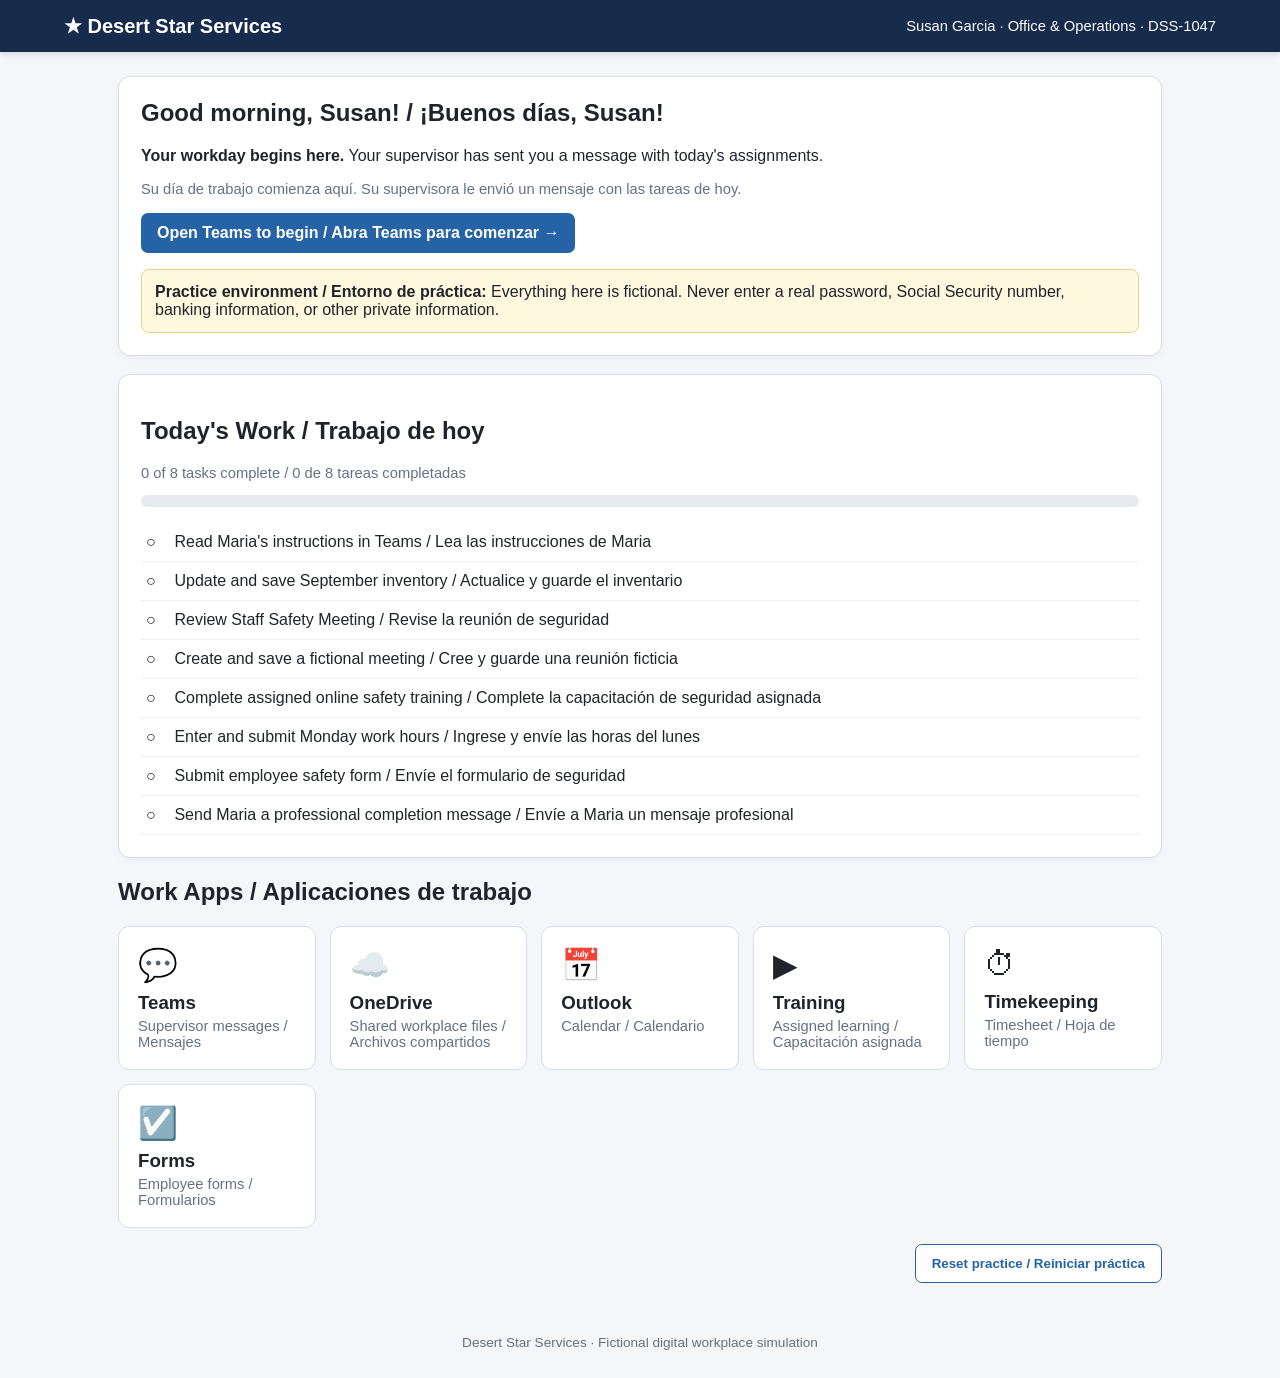
<file: index.html>
<!doctype html><html lang="en"><head><meta charset="utf-8"><meta name="viewport" content="width=device-width"><title>Desert Star Services Workplace</title><link rel="stylesheet" href="style.css"></head><body><header><div class="brand">★ Desert Star Services</div><div class="user">Susan Garcia · Office & Operations · DSS-1047</div></header><main class="wrap"><section class="hero"><h1>Good morning, Susan! / ¡Buenos días, Susan!</h1><p><b>Your workday begins here.</b> Your supervisor has sent you a message with today's assignments.</p><p class="sub">Su día de trabajo comienza aquí. Su supervisora le envió un mensaje con las tareas de hoy.</p><p><a class="btn" href="teams.html">Open Teams to begin / Abra Teams para comenzar →</a></p><div class="notice"><b>Practice environment / Entorno de práctica:</b> Everything here is fictional. Never enter a real password, Social Security number, banking information, or other private information.</div></section><section class="panel"><h2>Today's Work / Trabajo de hoy</h2><p id="pct" class="sub">0 of 8 tasks complete / 0 de 8 tareas completadas</p><div class="progress"><div class="bar" id="bar"></div></div><ul class="tasks"><li id="t1"><span class="check">○</span> Read Maria's instructions in Teams / Lea las instrucciones de Maria</li><li id="t2"><span class="check">○</span> Update and save September inventory / Actualice y guarde el inventario</li><li id="t3"><span class="check">○</span> Review Staff Safety Meeting / Revise la reunión de seguridad</li><li id="t4"><span class="check">○</span> Create and save a fictional meeting / Cree y guarde una reunión ficticia</li><li id="t5"><span class="check">○</span> Complete assigned online safety training / Complete la capacitación de seguridad asignada</li><li id="t6"><span class="check">○</span> Enter and submit Monday work hours / Ingrese y envíe las horas del lunes</li><li id="t7"><span class="check">○</span> Submit employee safety form / Envíe el formulario de seguridad</li><li id="t8"><span class="check">○</span> Send Maria a professional completion message / Envíe a Maria un mensaje profesional</li></ul><div id="finish" class="success"><div class="completion"><h2>✓ Workday Complete / Día de trabajo completado</h2><p>You successfully completed a connected workplace assignment across multiple digital tools.</p><p class="sub">Completó con éxito una tarea laboral usando varias herramientas digitales.</p><div class="skillgrid"><div class="skill">💬 <b>Workplace Communication</b><br><span class="mini">Read and responded to supervisor instructions</span></div><div class="skill">☁️ <b>File Navigation</b><br><span class="mini">Located a shared workplace document</span></div><div class="skill">📄 <b>Document Editing</b><br><span class="mini">Updated and saved accurate information</span></div><div class="skill">📅 <b>Calendar Skills</b><br><span class="mini">Located meeting time and location</span></div><div class="skill">▶ <b>Online Training</b><br><span class="mini">Located, completed, and passed assigned training</span></div><div class="skill">⏱ <b>Digital Timekeeping</b><br><span class="mini">Entered and reviewed employee work hours</span></div><div class="skill">☑️ <b>Online Forms</b><br><span class="mini">Entered, reviewed, and submitted information</span></div></div><p><b>Instructor check:</b> Ask the student to explain where the inventory file was stored and when/where the safety meeting will occur.</p></div></div></section><h2>Work Apps / Aplicaciones de trabajo</h2><div class="apps"><a class="app" href="teams.html"><div class="icon">💬</div><h3>Teams</h3><div class="sub">Supervisor messages / Mensajes</div></a><a class="app" href="onedrive.html"><div class="icon">☁️</div><h3>OneDrive</h3><div class="sub">Shared workplace files / Archivos compartidos</div></a><a class="app" href="outlook.html"><div class="icon">📅</div><h3>Outlook</h3><div class="sub">Calendar / Calendario</div></a><a class="app" href="training.html"><div class="icon">▶</div><h3>Training</h3><div class="sub">Assigned learning / Capacitación asignada</div></a><a class="app" href="timekeeping.html"><div class="icon">⏱</div><h3>Timekeeping</h3><div class="sub">Timesheet / Hoja de tiempo</div></a><a class="app" href="forms.html"><div class="icon">☑️</div><h3>Forms</h3><div class="sub">Employee forms / Formularios</div></a></div><p style="text-align:right"><button class="btn secondary" onclick="resetSim()">Reset practice / Reiniciar práctica</button></p></main><div class="footer">Desert Star Services · Fictional digital workplace simulation</div><script>function status(){let keys=['instructionsDone','wordDone','calendarDone','createdMeetingDone','trainingDone','timekeepingDone','formsDone','teamsDone'];let n=0;keys.forEach((k,i)=>{if(localStorage.getItem(k)==='1'){n++;let el=document.getElementById('t'+(i+1));el.classList.add('done');el.querySelector('.check').textContent='✓'}});document.getElementById('bar').style.width=(n/8*100)+'%';document.getElementById('pct').textContent=n+' of 8 tasks complete / '+n+' de 8 tareas completadas';if(n===8)document.getElementById('finish').style.display='block'}function resetSim(){['instructionsDone','wordDone','calendarDone','createdMeetingDone','createdMeetingTitle','trainingVideoDone','trainingDone','timekeepingDone','formsDone','teamsDone','meetingTime','meetingLocation'].forEach(k=>localStorage.removeItem(k));location.reload()}status()</script></body></html>
</file>
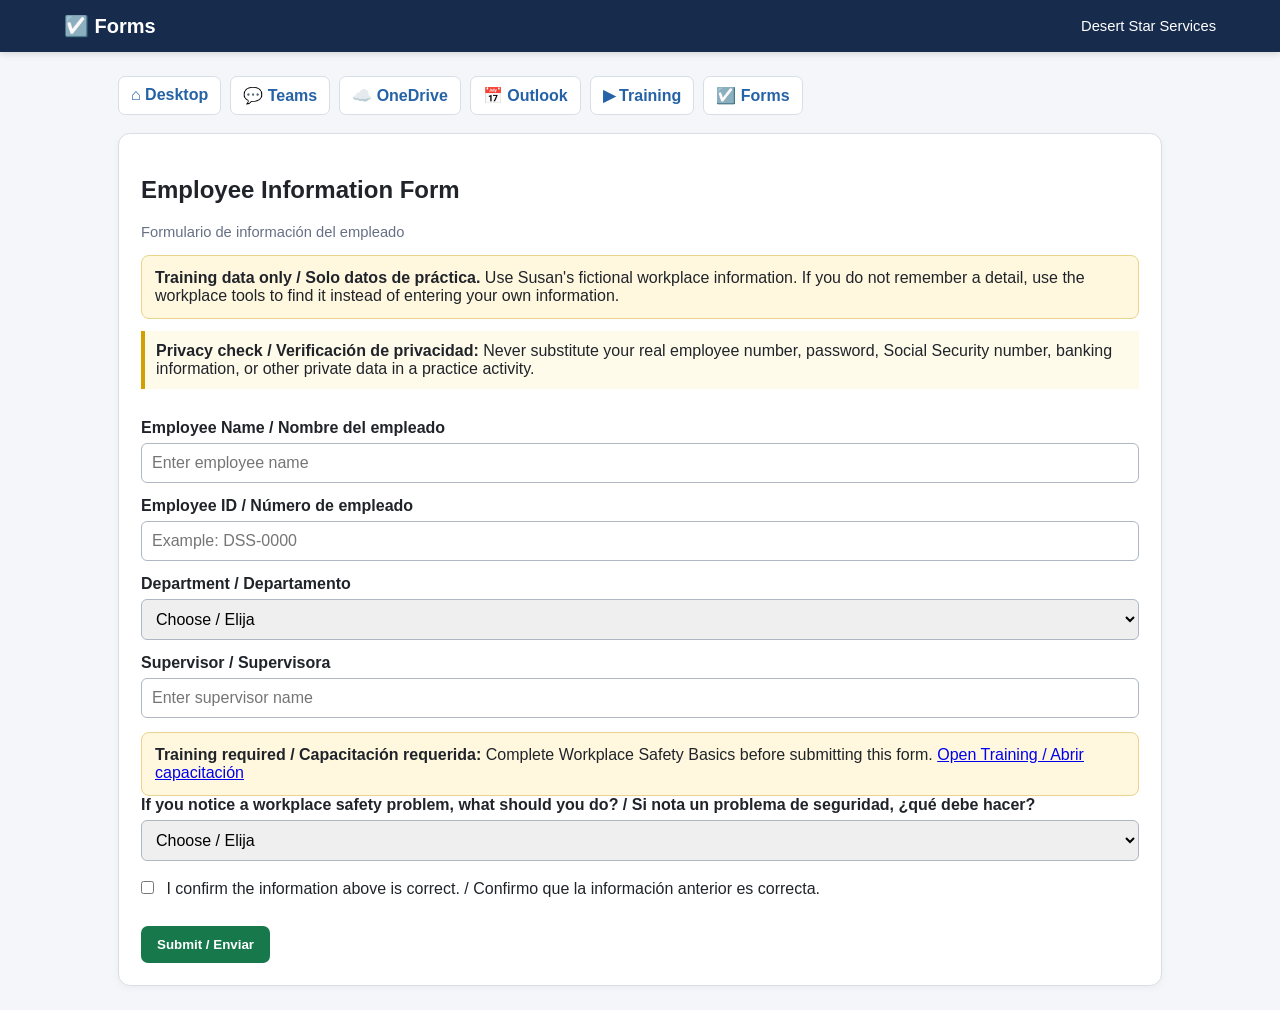
<file: forms.html>
<!doctype html><html><head><meta charset="utf-8"><meta name="viewport" content="width=device-width"><title>Employee Safety Form</title><link rel="stylesheet" href="style.css"></head><body><header><div class="brand">☑️ Forms</div><div class="user">Desert Star Services</div></header><main class="wrap"><nav class="topnav"><a href="index.html">⌂ Desktop</a><a href="teams.html">💬 Teams</a><a href="onedrive.html">☁️ OneDrive</a><a href="outlook.html">📅 Outlook</a><a href="training.html">▶ Training</a><a href="forms.html">☑️ Forms</a></nav><section class="panel"><h1>Employee Information Form</h1><p class="sub">Formulario de información del empleado</p><div class="notice"><b>Training data only / Solo datos de práctica.</b> Use Susan's fictional workplace information. If you do not remember a detail, use the workplace tools to find it instead of entering your own information.</div><div class="hint"><b>Privacy check / Verificación de privacidad:</b> Never substitute your real employee number, password, Social Security number, banking information, or other private data in a practice activity.</div><br><form id="f"><label><b>Employee Name / Nombre del empleado</b></label><input id="name" required placeholder="Enter employee name"><label><b>Employee ID / Número de empleado</b></label><input id="id" required placeholder="Example: DSS-0000"><label><b>Department / Departamento</b></label><select id="dept" required><option value="">Choose / Elija</option><option>Office & Operations</option><option>Transportation</option><option>Maintenance</option><option>Customer Service</option></select><label><b>Supervisor / Supervisora</b></label><input id="sup" required placeholder="Enter supervisor name"><div class="notice" id="trainingCheck">Training status will be checked automatically. / El estado de capacitación se verificará automáticamente.</div><label><b>If you notice a workplace safety problem, what should you do? / Si nota un problema de seguridad, ¿qué debe hacer?</b></label><select id="action" required><option value="">Choose / Elija</option><option value="report">Report it to the appropriate supervisor / Reportarlo al supervisor correspondiente</option><option value="ignore">Ignore it / Ignorarlo</option><option value="social">Post it on social media / Publicarlo en redes sociales</option><option value="wait">Wait for someone else / Esperar a otra persona</option></select><label><input id="confirm" type="checkbox" style="width:auto;margin-right:8px" required> I confirm the information above is correct. / Confirmo que la información anterior es correcta.</label><br><br><button class="btn green" type="submit">Submit / Enviar</button></form><div id="done" class="success">✓ Form submitted successfully. / Formulario enviado correctamente.<br><br><a class="btn" href="teams.html">Final step: Message Maria / Paso final: Enviar mensaje a Maria →</a></div></section></main><script>
document.getElementById('f').onsubmit=function(e){
 e.preventDefault();
 let name=document.getElementById('name').value.trim().toLowerCase().replace(/\s+/g,' ');
 let id=document.getElementById('id').value.trim().toUpperCase().replace(/\s/g,'');
 let dept=document.getElementById('dept').value;
 let sup=document.getElementById('sup').value.trim().toLowerCase().replace(/\s+/g,' ');
 let action=document.getElementById('action').value;
 let errors=[];
 if(name!=='susan garcia') errors.push('Employee name: Susan Garcia / Nombre: Susan Garcia');
 if(!['DSS-1047','DSS1047'].includes(id)) errors.push('Employee ID: DSS-1047 / ID: DSS-1047');
 if(dept!=='Office & Operations') errors.push('Department: Office & Operations / Departamento: Office & Operations');
 if(sup!=='maria lopez') errors.push('Supervisor: Maria Lopez / Supervisora: Maria Lopez');
 if(action!=='report') errors.push('Safety response: Report it to the appropriate supervisor / Seguridad: Reportarlo al supervisor correspondiente');
 if(localStorage.getItem('trainingDone')!=='1'){errors.push('Complete assigned Workplace Safety Basics training first / Complete primero la capacitación asignada');}
 if(errors.length){alert('Please review these answers / Revise estas respuestas:\\n\\n'+errors.join('\\n'));return;}
 document.getElementById('done').style.display='block';
 localStorage.setItem('formsDone','1');
 document.getElementById('done').scrollIntoView({behavior:'smooth',block:'center'});
};
if(localStorage.getItem('trainingDone')==='1'){document.getElementById('trainingCheck').innerHTML='<b>✓ Workplace Safety Basics completed / Capacitación completada</b>';}else{document.getElementById('trainingCheck').innerHTML='<b>Training required / Capacitación requerida:</b> Complete Workplace Safety Basics before submitting this form. <a href="training.html">Open Training / Abrir capacitación</a>';}</script></body></html>
</file>
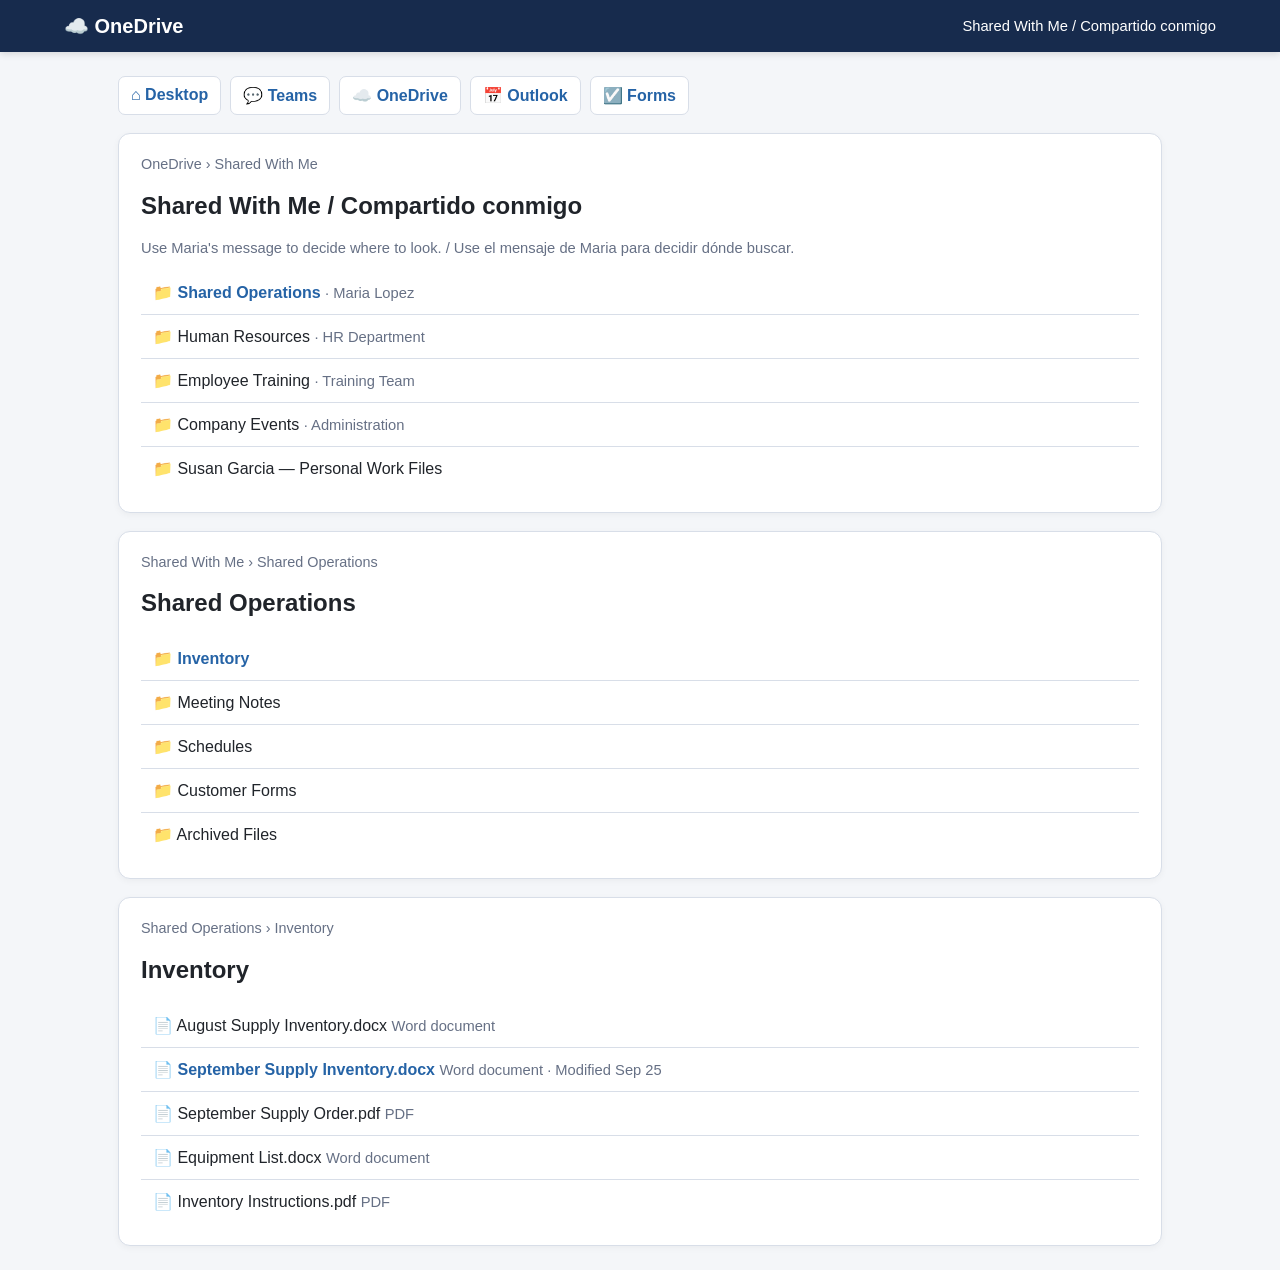
<file: onedrive.html>
<!doctype html><html><head><meta charset="utf-8"><meta name="viewport" content="width=device-width"><title>OneDrive | Desert Star</title><link rel="stylesheet" href="style.css"></head><body><header><div class="brand">☁️ OneDrive</div><div class="user">Shared With Me / Compartido conmigo</div></header><main class="wrap"><nav class="topnav"><a href="index.html">⌂ Desktop</a><a href="teams.html">💬 Teams</a><a href="onedrive.html">☁️ OneDrive</a><a href="outlook.html">📅 Outlook</a><a href="forms.html">☑️ Forms</a></nav><section class="panel"><div class="crumb">OneDrive › Shared With Me</div><h1>Shared With Me / Compartido conmigo</h1><p class="sub">Use Maria's message to decide where to look. / Use el mensaje de Maria para decidir dónde buscar.</p><div class="file">📁 <a href="#ops">Shared Operations</a> <span class="sub">· Maria Lopez</span></div><div class="file">📁 Human Resources <span class="sub">· HR Department</span></div><div class="file">📁 Employee Training <span class="sub">· Training Team</span></div><div class="file">📁 Company Events <span class="sub">· Administration</span></div><div class="file">📁 Susan Garcia — Personal Work Files</div></section><section class="panel" id="ops"><div class="crumb">Shared With Me › Shared Operations</div><h2>Shared Operations</h2><div class="file">📁 <a href="#inventory">Inventory</a></div><div class="file">📁 Meeting Notes</div><div class="file">📁 Schedules</div><div class="file">📁 Customer Forms</div><div class="file">📁 Archived Files</div></section><section class="panel" id="inventory"><div class="crumb">Shared Operations › Inventory</div><h2>Inventory</h2><div class="file">📄 August Supply Inventory.docx <span class="sub">Word document</span></div><div class="file">📄 <a href="word.html">September Supply Inventory.docx</a> <span class="sub">Word document · Modified Sep 25</span></div><div class="file">📄 September Supply Order.pdf <span class="sub">PDF</span></div><div class="file">📄 Equipment List.docx <span class="sub">Word document</span></div><div class="file">📄 Inventory Instructions.pdf <span class="sub">PDF</span></div></section></main></body></html>
</file>
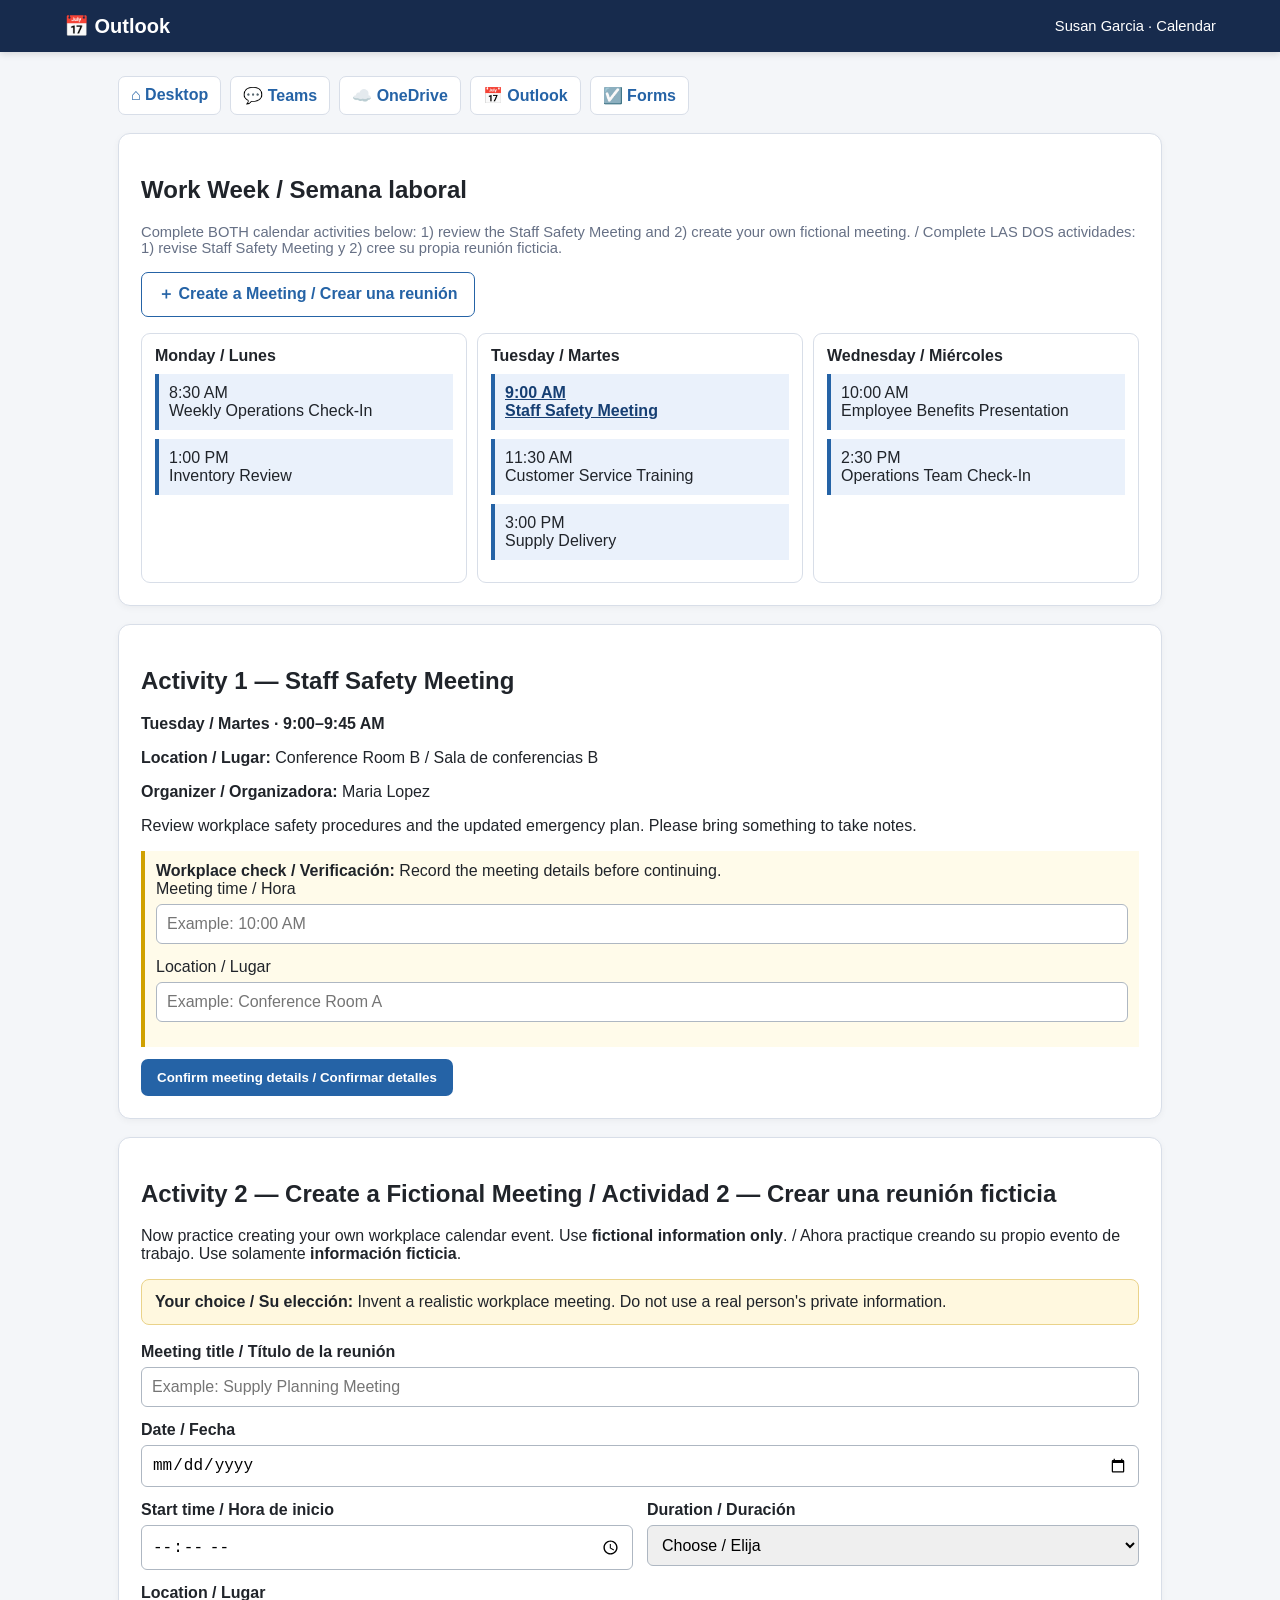
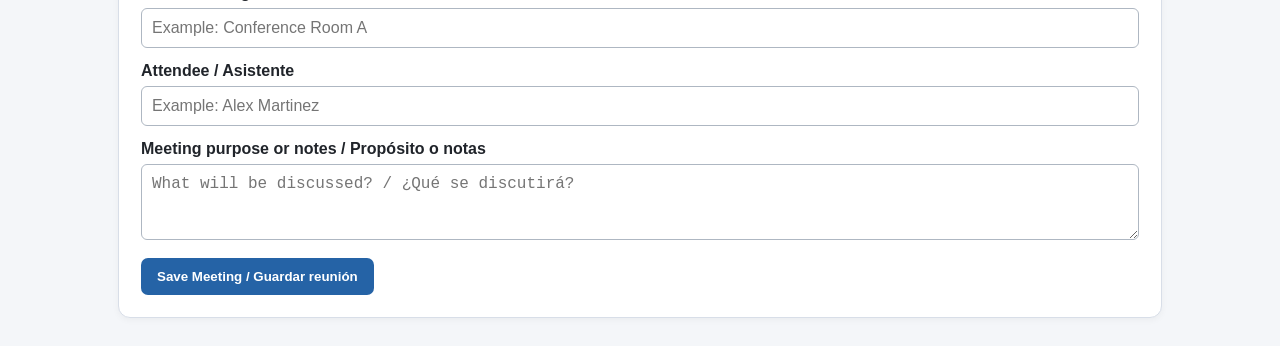
<file: outlook.html>
<!doctype html><html><head><meta charset="utf-8"><meta name="viewport" content="width=device-width"><title>Outlook Calendar | Desert Star</title><link rel="stylesheet" href="style.css"></head><body><header><div class="brand">📅 Outlook</div><div class="user">Susan Garcia · Calendar</div></header><main class="wrap"><nav class="topnav"><a href="index.html">⌂ Desktop</a><a href="teams.html">💬 Teams</a><a href="onedrive.html">☁️ OneDrive</a><a href="outlook.html">📅 Outlook</a><a href="forms.html">☑️ Forms</a></nav><section class="panel"><h1>Work Week / Semana laboral</h1><p class="sub">Complete BOTH calendar activities below: 1) review the Staff Safety Meeting and 2) create your own fictional meeting. / Complete LAS DOS actividades: 1) revise Staff Safety Meeting y 2) cree su propia reunión ficticia.</p><p><a class="btn secondary" href="#create-meeting">＋ Create a Meeting / Crear una reunión</a></p><div class="calendar"><div class="day"><b>Monday / Lunes</b><div class="event">8:30 AM<br>Weekly Operations Check-In</div><div class="event">1:00 PM<br>Inventory Review</div></div><div class="day"><b>Tuesday / Martes</b><div class="event"><a href="#meeting"><b>9:00 AM<br>Staff Safety Meeting</b></a></div><div class="event">11:30 AM<br>Customer Service Training</div><div class="event">3:00 PM<br>Supply Delivery</div></div><div class="day"><b>Wednesday / Miércoles</b><div class="event">10:00 AM<br>Employee Benefits Presentation</div><div class="event">2:30 PM<br>Operations Team Check-In</div></div></div></section><section class="panel" id="meeting"><h2>Activity 1 — Staff Safety Meeting</h2><p><b>Tuesday / Martes · 9:00–9:45 AM</b></p><p><b>Location / Lugar:</b> Conference Room B / Sala de conferencias B</p><p><b>Organizer / Organizadora:</b> Maria Lopez</p><p>Review workplace safety procedures and the updated emergency plan. Please bring something to take notes.</p><div class="hint"><b>Workplace check / Verificación:</b> Record the meeting details before continuing.<br><label>Meeting time / Hora</label><input id="mtime" placeholder="Example: 10:00 AM"><label>Location / Lugar</label><input id="mlocation" placeholder="Example: Conference Room A"></div><button id="review" class="btn" onclick="reviewed()">Confirm meeting details / Confirmar detalles</button><div id="ok" class="success">✓ Meeting details reviewed. / Detalles de la reunión revisados.<br><br><a class="btn green" href="forms.html">Next: Employee Form / Siguiente: Formulario →</a></div></section><section class="panel" id="create-meeting"><h2>Activity 2 — Create a Fictional Meeting / Actividad 2 — Crear una reunión ficticia</h2><p>Now practice creating your own workplace calendar event. Use <b>fictional information only</b>. / Ahora practique creando su propio evento de trabajo. Use solamente <b>información ficticia</b>.</p><div class="notice"><b>Your choice / Su elección:</b> Invent a realistic workplace meeting. Do not use a real person's private information.</div><br><label><b>Meeting title / Título de la reunión</b></label><input id="newTitle" placeholder="Example: Supply Planning Meeting"><label><b>Date / Fecha</b></label><input id="newDate" type="date"><div style="display:grid;grid-template-columns:1fr 1fr;gap:14px"><div><label><b>Start time / Hora de inicio</b></label><input id="newTime" type="time"></div><div><label><b>Duration / Duración</b></label><select id="newDuration"><option value="">Choose / Elija</option><option>30 minutes / 30 minutos</option><option>45 minutes / 45 minutos</option><option>1 hour / 1 hora</option></select></div></div><label><b>Location / Lugar</b></label><input id="newLocation" placeholder="Example: Conference Room A"><label><b>Attendee / Asistente</b></label><input id="newAttendee" placeholder="Example: Alex Martinez"><label><b>Meeting purpose or notes / Propósito o notas</b></label><textarea id="newNotes" rows="3" placeholder="What will be discussed? / ¿Qué se discutirá?"></textarea><button class="btn" onclick="createMeeting()">Save Meeting / Guardar reunión</button><div id="createdMeeting" class="success"></div></section></main><script>function reviewed(){let t=document.getElementById('mtime').value.toLowerCase().trim().replace(/[.\s]/g,'').replace('a.m.','am').replace('a.m','am');let l=document.getElementById('mlocation').value.toLowerCase().trim().replace(/[.,]/g,'').replace(/\s+/g,' ');let timeOK=['9am','9:00am','0900','900','9'].includes(t);let placeOK=l.includes('conference room b')||l.includes('conference b')||l.includes('room b')||l.includes('sala de conferencias b')||l.includes('sala b');if(!timeOK||!placeOK){alert('Check the Staff Safety Meeting again. Hint: enter the start time and meeting room. / Revise Staff Safety Meeting otra vez. Pista: ingrese la hora de inicio y la sala.');return}localStorage.setItem('calendarDone','1');localStorage.setItem('meetingTime','9:00 AM');localStorage.setItem('meetingLocation','Conference Room B');document.getElementById('ok').style.display='block';document.getElementById('review').disabled=true}function createMeeting(){let title=document.getElementById('newTitle').value.trim(),date=document.getElementById('newDate').value,time=document.getElementById('newTime').value,duration=document.getElementById('newDuration').value,location=document.getElementById('newLocation').value.trim(),attendee=document.getElementById('newAttendee').value.trim(),notes=document.getElementById('newNotes').value.trim();let missing=[];if(!title)missing.push('meeting title / título');if(!date)missing.push('date / fecha');if(!time)missing.push('start time / hora');if(!duration)missing.push('duration / duración');if(!location)missing.push('location / lugar');if(!attendee)missing.push('attendee / asistente');if(!notes)missing.push('purpose or notes / propósito o notas');if(missing.length){alert('Complete these meeting details / Complete estos detalles:\n\n'+missing.join('\n'));return}let d=new Date(date+'T00:00:00'),ds=d.toLocaleDateString(undefined,{weekday:'long',month:'long',day:'numeric'}),parts=time.split(':'),h=Number(parts[0]),m=parts[1],ampm=h>=12?'PM':'AM',display=((h+11)%12+1)+':'+m+' '+ampm;localStorage.setItem('createdMeetingDone','1');localStorage.setItem('createdMeetingTitle',title);document.getElementById('createdMeeting').innerHTML='<b>✓ Meeting saved / Reunión guardada</b><br><br><b>'+title+'</b><br>'+ds+' · '+display+' · '+duration+'<br><b>Location / Lugar:</b> '+location+'<br><b>Attendee / Asistente:</b> '+attendee+'<br><b>Notes / Notas:</b> '+notes+'<br><br><span class="mini">Review your event. Does it include everything another employee would need to attend?</span><br><br><a class="btn green" href="forms.html">Continue to Forms / Continuar a Forms →</a>';document.getElementById('createdMeeting').style.display='block';document.getElementById('createdMeeting').scrollIntoView({behavior:'smooth',block:'center'})}</script></body></html>
</file>
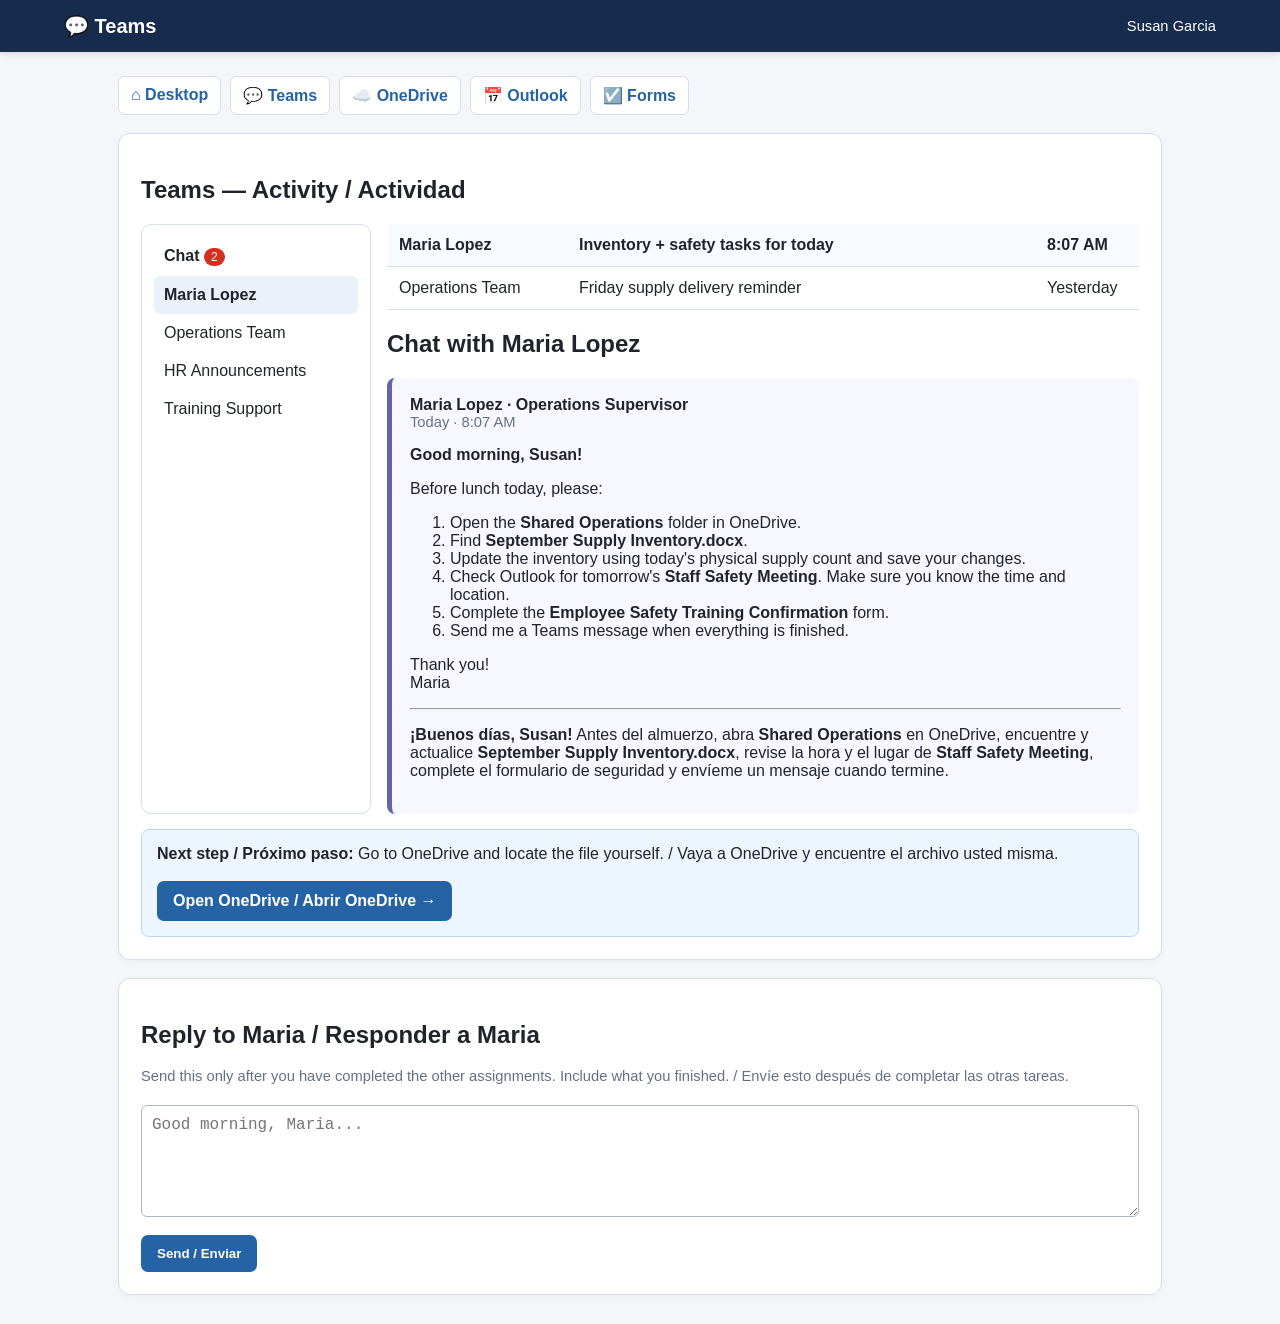
<file: teams.html>
<!doctype html><html><head><meta charset="utf-8"><meta name="viewport" content="width=device-width"><title>Teams | Desert Star</title><link rel="stylesheet" href="style.css"></head><body><header><div class="brand">💬 Teams</div><div class="user">Susan Garcia</div></header><main class="wrap"><nav class="topnav"><a href="index.html">⌂ Desktop</a><a href="teams.html">💬 Teams</a><a href="onedrive.html">☁️ OneDrive</a><a href="outlook.html">📅 Outlook</a><a href="forms.html">☑️ Forms</a></nav><section class="panel"><h1>Teams — Activity / Actividad</h1><div class="workspace"><aside class="sidebar"><div><b>Chat</b> <span class="badge">2</span></div><div class="active">Maria Lopez</div><div>Operations Team</div><div>HR Announcements</div><div>Training Support</div></aside><div><div class="mailrow unread"><span>Maria Lopez</span><span>Inventory + safety tasks for today</span><span>8:07 AM</span></div><div class="mailrow"><span>Operations Team</span><span>Friday supply delivery reminder</span><span>Yesterday</span></div><h2>Chat with Maria Lopez</h2><div class="msg"><b>Maria Lopez · Operations Supervisor</b><div class="sub">Today · 8:07 AM</div><p><b>Good morning, Susan!</b></p><p>Before lunch today, please:</p><ol><li>Open the <b>Shared Operations</b> folder in OneDrive.</li><li>Find <b>September Supply Inventory.docx</b>.</li><li>Update the inventory using today's physical supply count and save your changes.</li><li>Check Outlook for tomorrow's <b>Staff Safety Meeting</b>. Make sure you know the time and location.</li><li>Complete the <b>Employee Safety Training Confirmation</b> form.</li><li>Send me a Teams message when everything is finished.</li></ol><p>Thank you!<br>Maria</p><hr><p><b>¡Buenos días, Susan!</b> Antes del almuerzo, abra <b>Shared Operations</b> en OneDrive, encuentre y actualice <b>September Supply Inventory.docx</b>, revise la hora y el lugar de <b>Staff Safety Meeting</b>, complete el formulario de seguridad y envíeme un mensaje cuando termine.</p></div></div></div><div class="next"><b>Next step / Próximo paso:</b> Go to OneDrive and locate the file yourself. / Vaya a OneDrive y encuentre el archivo usted misma.<br><br><a class="btn" href="onedrive.html" onclick="localStorage.setItem('instructionsDone','1')">Open OneDrive / Abrir OneDrive →</a></div></section><section class="panel"><h2>Reply to Maria / Responder a Maria</h2><p class="sub">Send this only after you have completed the other assignments. Include what you finished. / Envíe esto después de completar las otras tareas.</p><textarea id="reply" rows="5" placeholder="Good morning, Maria..."></textarea><button class="btn" onclick="send()">Send / Enviar</button><div id="sent" class="success">✓ Message sent. Return to the desktop to check your progress. / Mensaje enviado. Regrese al escritorio.<br><br><a class="btn green" href="index.html">Return to Desktop / Regresar al escritorio</a></div></section></main><script>function send(){let v=document.getElementById('reply').value.trim(),l=v.toLowerCase();let other=['wordDone','calendarDone','formsDone'].every(k=>localStorage.getItem(k)==='1');if(!other){alert('Complete the inventory, calendar, and employee form before sending your final message. / Complete el inventario, calendario y formulario antes de enviar el mensaje final.');return}let hasInventory=l.includes('inventory')||l.includes('inventario'),hasMeeting=l.includes('meeting')||l.includes('reunión')||l.includes('reunion'),hasForm=l.includes('form')||l.includes('formulario');if(v.length<45||!hasInventory||!hasMeeting||!hasForm){alert('Your message should professionally confirm the inventory, meeting, and form tasks are complete. / Su mensaje debe confirmar profesionalmente el inventario, la reunión y el formulario.');return}document.getElementById('sent').style.display='block';localStorage.setItem('teamsDone','1')}</script></body></html>
</file>
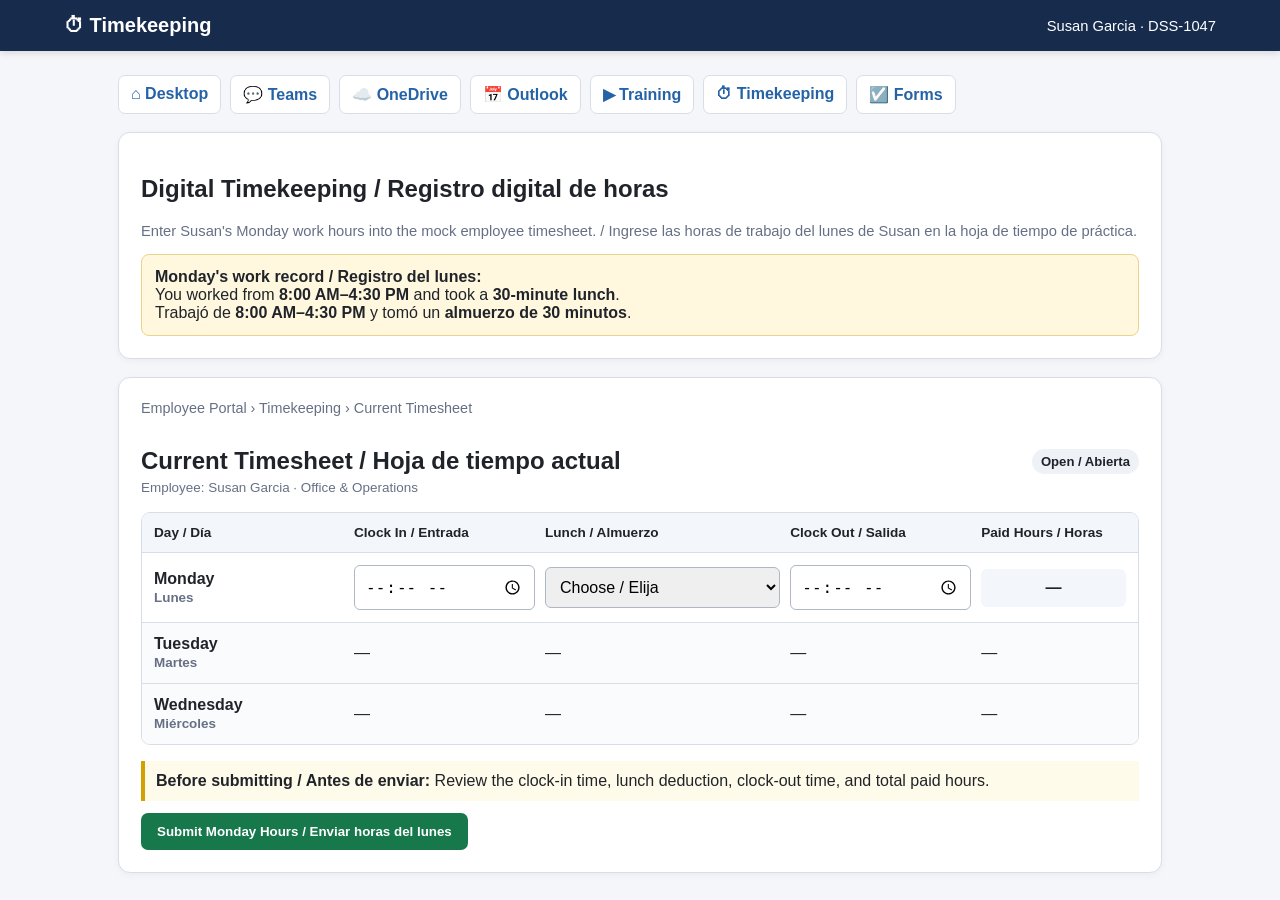
<file: timekeeping.html>
<!doctype html><html lang="en"><head><meta charset="utf-8"><meta name="viewport" content="width=device-width"><title>Timekeeping | Desert Star</title><link rel="stylesheet" href="style.css"></head><body><header><div class="brand">⏱ Timekeeping</div><div class="user">Susan Garcia · DSS-1047</div></header><main class="wrap"><nav class="topnav"><a href="index.html">⌂ Desktop</a><a href="teams.html">💬 Teams</a><a href="onedrive.html">☁️ OneDrive</a><a href="outlook.html">📅 Outlook</a><a href="training.html">▶ Training</a><a href="timekeeping.html">⏱ Timekeeping</a><a href="forms.html">☑️ Forms</a></nav><section class="panel"><h1>Digital Timekeeping / Registro digital de horas</h1><p class="sub">Enter Susan's Monday work hours into the mock employee timesheet. / Ingrese las horas de trabajo del lunes de Susan en la hoja de tiempo de práctica.</p><div class="notice"><b>Monday's work record / Registro del lunes:</b><br>You worked from <b>8:00 AM–4:30 PM</b> and took a <b>30-minute lunch</b>.<br>Trabajó de <b>8:00 AM–4:30 PM</b> y tomó un <b>almuerzo de 30 minutos</b>.</div></section><section class="panel"><div class="crumb">Employee Portal › Timekeeping › Current Timesheet</div><div class="timesheet-head"><div><h2>Current Timesheet / Hoja de tiempo actual</h2><span class="mini">Employee: Susan Garcia · Office & Operations</span></div><span class="training-status">Open / Abierta</span></div><div class="timesheet-table"><div class="timesheet-row timesheet-labels"><b>Day / Día</b><b>Clock In / Entrada</b><b>Lunch / Almuerzo</b><b>Clock Out / Salida</b><b>Paid Hours / Horas</b></div><div class="timesheet-row"><b>Monday<br><span class="mini">Lunes</span></b><input id="clockIn" type="time" aria-label="Monday clock in"><select id="lunch" aria-label="Monday lunch"><option value="">Choose / Elija</option><option value="0">No lunch / Sin almuerzo</option><option value="30">30 minutes / 30 minutos</option><option value="60">60 minutes / 60 minutos</option></select><input id="clockOut" type="time" aria-label="Monday clock out"><div id="hours" class="hours-box">—</div></div><div class="timesheet-row muted-row"><b>Tuesday<br><span class="mini">Martes</span></b><span>—</span><span>—</span><span>—</span><span>—</span></div><div class="timesheet-row muted-row"><b>Wednesday<br><span class="mini">Miércoles</span></b><span>—</span><span>—</span><span>—</span><span>—</span></div></div><div class="hint"><b>Before submitting / Antes de enviar:</b> Review the clock-in time, lunch deduction, clock-out time, and total paid hours.</div><button id="submitTime" class="btn green" onclick="submitTimesheet()">Submit Monday Hours / Enviar horas del lunes</button><div id="timeFeedback" class="hint" style="display:none"></div><div id="timeDone" class="success"><h3>✓ Monday Timesheet Submitted / Hoja de tiempo del lunes enviada</h3><p><b>8:00 AM–4:30 PM</b> · 30-minute lunch · <b>8.0 paid hours</b></p><p class="sub">30 minutos de almuerzo · 8.0 horas pagadas</p><a class="btn" href="index.html">Return to Desktop / Volver al escritorio →</a></div></section></main><script>function mins(v){if(!v)return null;let p=v.split(':');return Number(p[0])*60+Number(p[1])}function updateHours(){let a=mins(document.getElementById('clockIn').value),b=mins(document.getElementById('clockOut').value),l=Number(document.getElementById('lunch').value);if(a===null||b===null||!document.getElementById('lunch').value){document.getElementById('hours').textContent='—';return}let h=(b-a-l)/60;document.getElementById('hours').textContent=h>=0?h.toFixed(1):'Review'}document.getElementById('clockIn').addEventListener('change',updateHours);document.getElementById('clockOut').addEventListener('change',updateHours);document.getElementById('lunch').addEventListener('change',updateHours);function submitTimesheet(){let ci=document.getElementById('clockIn').value,co=document.getElementById('clockOut').value,l=document.getElementById('lunch').value,f=document.getElementById('timeFeedback');let errors=[];if(ci!=='08:00')errors.push('Clock in should be 8:00 AM / La entrada debe ser 8:00 AM');if(l!=='30')errors.push('Lunch should be 30 minutes / El almuerzo debe ser 30 minutos');if(co!=='16:30')errors.push('Clock out should be 4:30 PM / La salida debe ser 4:30 PM');if(errors.length){f.style.display='block';f.innerHTML='<b>Review your timesheet / Revise su hoja de tiempo:</b><br>'+errors.join('<br>');return}localStorage.setItem('timekeepingDone','1');document.getElementById('hours').textContent='8.0';document.getElementById('timeDone').style.display='block';document.getElementById('submitTime').disabled=true;document.getElementById('timeDone').scrollIntoView({behavior:'smooth',block:'center'})}if(localStorage.getItem('timekeepingDone')==='1'){document.getElementById('clockIn').value='08:00';document.getElementById('lunch').value='30';document.getElementById('clockOut').value='16:30';document.getElementById('hours').textContent='8.0';document.getElementById('timeDone').style.display='block';document.getElementById('submitTime').disabled=true}</script></body></html>
</file>
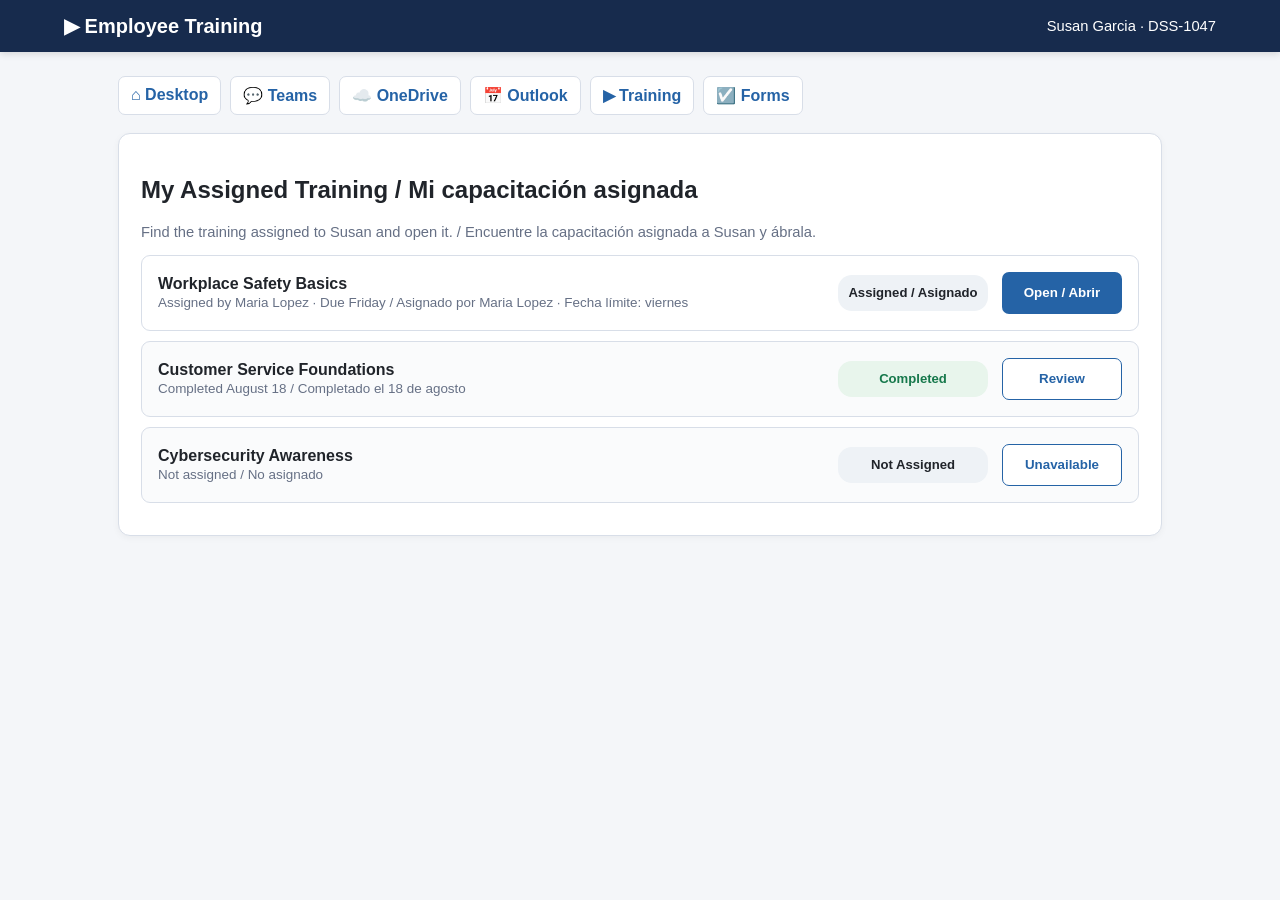
<file: training.html>
<!doctype html><html><head><meta charset="utf-8"><meta name="viewport" content="width=device-width"><title>Employee Training | Desert Star</title><link rel="stylesheet" href="style.css"></head><body><header><div class="brand">▶ Employee Training</div><div class="user">Susan Garcia · DSS-1047</div></header><main class="wrap"><nav class="topnav"><a href="index.html">⌂ Desktop</a><a href="teams.html">💬 Teams</a><a href="onedrive.html">☁️ OneDrive</a><a href="outlook.html">📅 Outlook</a><a href="training.html">▶ Training</a><a href="forms.html">☑️ Forms</a></nav><section class="panel"><h1>My Assigned Training / Mi capacitación asignada</h1><p class="sub">Find the training assigned to Susan and open it. / Encuentre la capacitación asignada a Susan y ábrala.</p><div class="training-row"><div><b>Workplace Safety Basics</b><br><span class="mini">Assigned by Maria Lopez · Due Friday / Asignado por Maria Lopez · Fecha límite: viernes</span></div><span id="statusBadge" class="training-status">Assigned / Asignado</span><button class="btn" onclick="openCourse()">Open / Abrir</button></div><div class="training-row muted-row"><div><b>Customer Service Foundations</b><br><span class="mini">Completed August 18 / Completado el 18 de agosto</span></div><span class="training-status complete">Completed</span><button class="btn secondary" disabled>Review</button></div><div class="training-row muted-row"><div><b>Cybersecurity Awareness</b><br><span class="mini">Not assigned / No asignado</span></div><span class="training-status">Not Assigned</span><button class="btn secondary" disabled>Unavailable</button></div></section><section class="panel" id="course" style="display:none"><div class="crumb">My Training › Workplace Safety Basics</div><h2>Workplace Safety Basics / Seguridad básica en el trabajo</h2><p><b>Learning goal:</b> Know what to do when you notice a workplace safety hazard. / Sepa qué hacer cuando note un peligro de seguridad.</p><div class="video-sim"><div class="video-screen" id="videoScreen"><div class="play-symbol">▶</div><div><b>Workplace Safety Basics</b><br><span class="mini light-text">Short training video · Video corto</span></div></div><div class="video-controls"><button id="playBtn" class="btn" onclick="playVideo()">▶ Play Video / Reproducir</button><div class="video-progress"><div id="videoBar"></div></div><span id="videoTime">0:00 / 0:20</span></div></div><div class="training-transcript"><h3>Video content / Contenido del video</h3><p id="line1">Workplace safety is everyone's responsibility. / La seguridad en el trabajo es responsabilidad de todos.</p><p id="line2" class="locked-line">If you notice a spill, damaged equipment, blocked exit, or another hazard, do not ignore it. / Si nota un derrame, equipo dañado, una salida bloqueada u otro peligro, no lo ignore.</p><p id="line3" class="locked-line">Keep a safe distance when needed and report the hazard promptly to the appropriate supervisor. / Mantenga una distancia segura cuando sea necesario y reporte el peligro de inmediato al supervisor correspondiente.</p></div><div id="knowledge" class="knowledge locked"><h3>Knowledge Check / Pregunta de comprensión 🔒</h3><p><b>You notice a liquid spill in a busy walkway. What should you do?</b><br>Nota un derrame de líquido en un pasillo transitado. ¿Qué debe hacer?</p><label class="answer"><input type="radio" name="q" value="ignore"> Ignore it because someone else will see it. / Ignorarlo.</label><label class="answer"><input type="radio" name="q" value="report"> Keep a safe distance and report it promptly to the appropriate supervisor. / Mantener una distancia segura y reportarlo al supervisor correspondiente.</label><label class="answer"><input type="radio" name="q" value="social"> Take a photo and post it online. / Tomar una foto y publicarla.</label><button id="submitAnswer" class="btn green" onclick="checkAnswer()" disabled>Submit Answer / Enviar respuesta</button><div id="feedback" class="hint" style="display:none"></div></div><div id="trainingComplete" class="success"><h3>✓ Training Complete / Capacitación completada</h3><p><b>Workplace Safety Basics</b> has been added to Susan's completed training. / Se agregó a la capacitación completada de Susan.</p><p class="mini">Completed today · Knowledge check passed / Completado hoy · Pregunta aprobada</p><a class="btn" href="forms.html">Continue to Employee Form / Continuar al formulario →</a></div></section></main><script>let timer=null,elapsed=0;function openCourse(){document.getElementById('course').style.display='block';document.getElementById('course').scrollIntoView({behavior:'smooth'});}function playVideo(){if(timer)return;document.getElementById('playBtn').disabled=true;document.getElementById('playBtn').textContent='Playing… / Reproduciendo…';timer=setInterval(()=>{elapsed++;document.getElementById('videoBar').style.width=(elapsed/20*100)+'%';document.getElementById('videoTime').textContent='0:'+String(elapsed).padStart(2,'0')+' / 0:20';if(elapsed>=7)document.getElementById('line2').classList.remove('locked-line');if(elapsed>=14)document.getElementById('line3').classList.remove('locked-line');if(elapsed>=20){clearInterval(timer);timer=null;finishVideo();}},1000);}function finishVideo(){localStorage.setItem('trainingVideoDone','1');document.getElementById('playBtn').textContent='✓ Video Complete / Video completado';document.getElementById('knowledge').classList.remove('locked');document.getElementById('knowledge').querySelector('h3').textContent='Knowledge Check / Pregunta de comprensión';document.getElementById('submitAnswer').disabled=false;document.getElementById('knowledge').scrollIntoView({behavior:'smooth',block:'center'});}function checkAnswer(){let a=document.querySelector('input[name=q]:checked'),f=document.getElementById('feedback');if(!a){f.style.display='block';f.textContent='Choose an answer before submitting. / Elija una respuesta antes de enviar.';return}f.style.display='block';if(a.value!=='report'){f.innerHTML='<b>Try again / Intente otra vez.</b> Review what the video said about reporting hazards.';return}f.innerHTML='<b>Correct / Correcto.</b> Keep a safe distance when needed and report the hazard promptly.';localStorage.setItem('trainingDone','1');document.getElementById('trainingComplete').style.display='block';document.getElementById('statusBadge').textContent='Completed / Completado';document.getElementById('statusBadge').classList.add('complete');document.getElementById('trainingComplete').scrollIntoView({behavior:'smooth',block:'center'});}if(localStorage.getItem('trainingDone')==='1'){document.getElementById('statusBadge').textContent='Completed / Completado';document.getElementById('statusBadge').classList.add('complete');}</script></body></html>
</file>
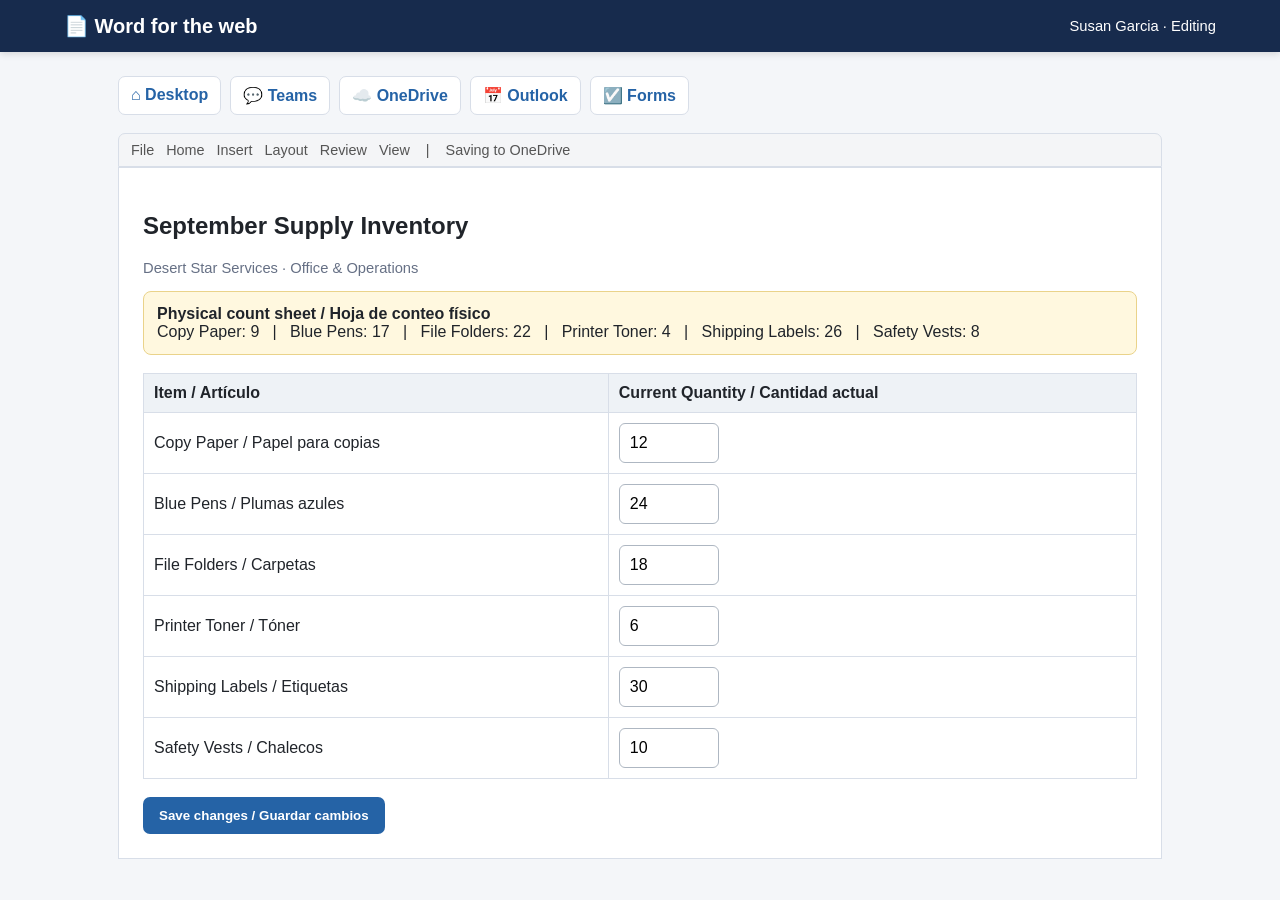
<file: word.html>
<!doctype html><html><head><meta charset="utf-8"><meta name="viewport" content="width=device-width"><title>September Supply Inventory</title><link rel="stylesheet" href="style.css"></head><body><header><div class="brand">📄 Word for the web</div><div class="user">Susan Garcia · Editing</div></header><main class="wrap"><nav class="topnav"><a href="index.html">⌂ Desktop</a><a href="teams.html">💬 Teams</a><a href="onedrive.html">☁️ OneDrive</a><a href="outlook.html">📅 Outlook</a><a href="forms.html">☑️ Forms</a></nav><div class="fake-toolbar">File &nbsp; Home &nbsp; Insert &nbsp; Layout &nbsp; Review &nbsp; View &nbsp;&nbsp; | &nbsp;&nbsp; Saving to OneDrive</div><section class="docpage"><h1>September Supply Inventory</h1><p class="sub">Desert Star Services · Office & Operations</p><div class="notice"><b>Physical count sheet / Hoja de conteo físico</b><br>Copy Paper: 9 &nbsp; | &nbsp; Blue Pens: 17 &nbsp; | &nbsp; File Folders: 22 &nbsp; | &nbsp; Printer Toner: 4 &nbsp; | &nbsp; Shipping Labels: 26 &nbsp; | &nbsp; Safety Vests: 8</div><br><table><tr><th>Item / Artículo</th><th>Current Quantity / Cantidad actual</th></tr><tr><td>Copy Paper / Papel para copias</td><td><input class="qty" id="q1" value="12"></td></tr><tr><td>Blue Pens / Plumas azules</td><td><input class="qty" id="q2" value="24"></td></tr><tr><td>File Folders / Carpetas</td><td><input class="qty" id="q3" value="18"></td></tr><tr><td>Printer Toner / Tóner</td><td><input class="qty" id="q4" value="6"></td></tr><tr><td>Shipping Labels / Etiquetas</td><td><input class="qty" id="q5" value="30"></td></tr><tr><td>Safety Vests / Chalecos</td><td><input class="qty" id="q6" value="10"></td></tr></table><br><button class="btn" onclick="save()">Save changes / Guardar cambios</button><div id="ok" class="success">✓ Changes saved to OneDrive. / Cambios guardados en OneDrive.<br><br><a class="btn green" href="outlook.html">Next: Check Outlook / Siguiente: Revisar Outlook →</a></div></section></main><script>function save(){let a=['9','17','22','4','26','8'];let good=a.every((v,i)=>document.getElementById('q'+(i+1)).value.trim()===v);if(good){document.getElementById('ok').style.display='block';localStorage.setItem('wordDone','1')}else alert('One or more quantities do not match today’s physical count. Review your work before saving. / Una o más cantidades no coinciden. Revise su trabajo.')}</script></body></html>
</file>
<file: style.css>
:root{--navy:#172b4d;--blue:#2563a6;--light:#f4f6f9;--border:#d8dee8;--green:#16784b;--purple:#6264a7;--muted:#667085}*{box-sizing:border-box}body{margin:0;font-family:Arial,Helvetica,sans-serif;background:var(--light);color:#20242a}header{background:var(--navy);color:#fff;padding:14px 5%;display:flex;justify-content:space-between;align-items:center;box-shadow:0 2px 7px #0002}.brand{font-size:1.25rem;font-weight:700}.user{font-size:.92rem}.wrap{max-width:1080px;margin:24px auto;padding:0 18px}.hero,.panel{background:#fff;border:1px solid var(--border);border-radius:12px;padding:22px;margin-bottom:18px;box-shadow:0 2px 7px #0000000b}.hero h1{margin-top:0}.topnav{display:flex;gap:9px;flex-wrap:wrap;margin-bottom:18px}.topnav a,.back{background:#fff;border:1px solid var(--border);padding:9px 12px;border-radius:7px;text-decoration:none;color:var(--blue);font-weight:700}.apps{display:grid;grid-template-columns:repeat(auto-fit,minmax(175px,1fr));gap:14px}.app{display:block;background:#fff;border:1px solid var(--border);border-radius:11px;padding:19px;text-decoration:none;color:#20242a;transition:.15s}.app:hover{box-shadow:0 4px 14px #0002;transform:translateY(-2px)}.app h3{margin:8px 0 4px}.icon{font-size:2rem}.sub{color:var(--muted);font-size:.92rem}.btn{display:inline-block;background:var(--blue);color:#fff;text-decoration:none;border:0;border-radius:7px;padding:11px 16px;font-weight:700;cursor:pointer}.btn.green{background:var(--green)}.btn.secondary{background:#fff;color:var(--blue);border:1px solid var(--blue)}.msg{border-left:5px solid var(--purple);background:#f7f7ff;padding:18px;border-radius:8px}.file{padding:12px;border-bottom:1px solid var(--border)}.file:last-child{border-bottom:0}.file a{color:var(--blue);font-weight:700;text-decoration:none}.crumb{color:var(--muted);font-size:.9rem;margin-bottom:12px}table{width:100%;border-collapse:collapse}th,td{border:1px solid var(--border);padding:10px;text-align:left}th{background:#eef2f6}input,select,textarea{width:100%;padding:10px;margin:6px 0 14px;border:1px solid #aeb7c2;border-radius:6px;font-size:1rem}.qty{max-width:100px;margin:0}.notice{background:#fff8df;border:1px solid #ead38a;padding:13px;border-radius:8px}.success{display:none;background:#e8f5ec;border:1px solid #92c9a4;padding:13px;border-radius:8px;margin-top:13px}.calendar{display:grid;grid-template-columns:repeat(3,1fr);gap:10px}.day{background:#fff;border:1px solid var(--border);border-radius:9px;padding:13px}.event{background:#eaf1fb;border-left:4px solid var(--blue);padding:10px;margin:9px 0}.event a{color:#163f73}.progress{height:12px;background:#e7ebf0;border-radius:10px;overflow:hidden;margin:8px 0 16px}.bar{height:100%;background:var(--green);width:0;transition:.3s}.tasks{list-style:none;padding:0;margin:0}.tasks li{padding:10px 5px;border-bottom:1px solid #edf0f4}.check{display:inline-block;width:24px;font-weight:700}.done{color:var(--green)}.next{background:#edf6ff;border:1px solid #b9d7f3;padding:15px;border-radius:8px;margin-top:15px}.fake-toolbar{background:#f4f5f7;border:1px solid var(--border);padding:8px 12px;border-radius:7px 7px 0 0;color:#555;font-size:.9rem}.docpage{border:1px solid var(--border);padding:24px;background:#fff}.footer{text-align:center;color:#68707a;padding:28px;font-size:.85rem}@media(max-width:650px){.calendar{grid-template-columns:1fr}header{display:block}.user{margin-top:5px}th,td{padding:7px}.wrap{padding:0 10px}}.workspace{display:grid;grid-template-columns:230px 1fr;gap:16px}.sidebar{background:#fff;border:1px solid var(--border);border-radius:10px;padding:12px}.sidebar div{padding:10px;border-radius:6px}.sidebar .active{background:#eaf1fb;font-weight:700}.mailrow{display:grid;grid-template-columns:170px 1fr 80px;gap:10px;padding:12px;border-bottom:1px solid var(--border);background:#fff}.mailrow.unread{font-weight:700;background:#f8fbff}.badge{display:inline-block;background:#d92d20;color:#fff;border-radius:12px;padding:2px 7px;font-size:.75rem}.skillgrid{display:grid;grid-template-columns:repeat(auto-fit,minmax(210px,1fr));gap:10px;margin-top:14px}.skill{border:1px solid var(--border);border-radius:8px;padding:12px;background:#fafbfc}.locked{opacity:.55}.hint{border-left:4px solid #d0a100;background:#fffbea;padding:11px;margin:12px 0}.completion{background:#f0f9f4;border:2px solid #7bc69a;border-radius:12px;padding:20px;margin-top:15px}.mini{font-size:.84rem;color:var(--muted)}@media(max-width:700px){.workspace{grid-template-columns:1fr}.sidebar{display:none}.mailrow{grid-template-columns:1fr}.mailrow span:last-child{display:none}}.training-row{display:grid;grid-template-columns:1fr auto auto;gap:14px;align-items:center;padding:16px;border:1px solid var(--border);border-radius:9px;margin:10px 0;background:#fff}.muted-row{background:#fafbfc}.training-status{padding:5px 9px;border-radius:14px;background:#eef2f6;font-size:.82rem;font-weight:700}.training-status.complete{background:#e8f5ec;color:var(--green)}.video-sim{border:1px solid var(--border);border-radius:10px;overflow:hidden;margin:18px 0}.video-screen{min-height:230px;background:#202938;color:#fff;display:flex;align-items:center;justify-content:center;gap:18px;text-align:left;padding:30px;font-size:1.25rem}.play-symbol{font-size:3.4rem}.light-text{color:#d9e1ec}.video-controls{display:grid;grid-template-columns:auto 1fr auto;gap:12px;align-items:center;padding:12px;background:#fff}.video-progress{height:10px;background:#e5e7eb;border-radius:8px;overflow:hidden}.video-progress div{height:100%;width:0;background:var(--green);transition:width .3s}.training-transcript{background:#f8fafc;border:1px solid var(--border);padding:15px;border-radius:9px}.locked-line{filter:blur(4px);user-select:none;opacity:.45}.knowledge{margin-top:18px;border:1px solid var(--border);border-radius:9px;padding:18px}.knowledge.locked{opacity:.55}.answer{display:block;padding:12px;margin:8px 0;border:1px solid var(--border);border-radius:7px;background:#fff}.answer input{width:auto;margin:0 9px 0 0}@media(max-width:650px){.training-row{grid-template-columns:1fr}.video-controls{grid-template-columns:1fr}.video-screen{min-height:180px}}
/* Training list alignment */
.training-row{grid-template-columns:minmax(0,1fr) 150px 120px;align-items:center}.training-row>div:first-child{min-width:0}.training-row .training-status{display:inline-flex;align-items:center;justify-content:center;text-align:center;min-height:36px;margin:0}.training-row>.btn{display:inline-flex;align-items:center;justify-content:center;width:120px;min-height:42px;margin:0;padding:9px 12px;text-align:center;white-space:nowrap}.training-row>.btn:disabled{cursor:default}@media(max-width:650px){.training-row{grid-template-columns:1fr;align-items:stretch}.training-row .training-status{justify-self:start}.training-row>.btn{width:100%}}

/* Digital timekeeping */
.timesheet-head{display:flex;align-items:center;justify-content:space-between;gap:16px;margin-bottom:16px}.timesheet-head h2{margin-bottom:3px}.timesheet-table{border:1px solid var(--border);border-radius:9px;overflow:hidden;margin:16px 0}.timesheet-row{display:grid;grid-template-columns:1.05fr 1fr 1.3fr 1fr .8fr;gap:10px;align-items:center;padding:12px;border-bottom:1px solid var(--border)}.timesheet-row:last-child{border-bottom:0}.timesheet-labels{background:#f3f6fa;font-size:.85rem}.timesheet-row input,.timesheet-row select{margin:0}.hours-box{font-weight:700;text-align:center;padding:10px;border-radius:6px;background:#f3f6fa}@media(max-width:720px){.timesheet-head{align-items:flex-start;flex-direction:column}.timesheet-table{border:0;overflow:visible}.timesheet-labels{display:none}.timesheet-row{grid-template-columns:1fr;padding:16px;border:1px solid var(--border);border-radius:9px;margin-bottom:10px}.timesheet-row input,.timesheet-row select{width:100%}.hours-box{text-align:left}}
</file>
